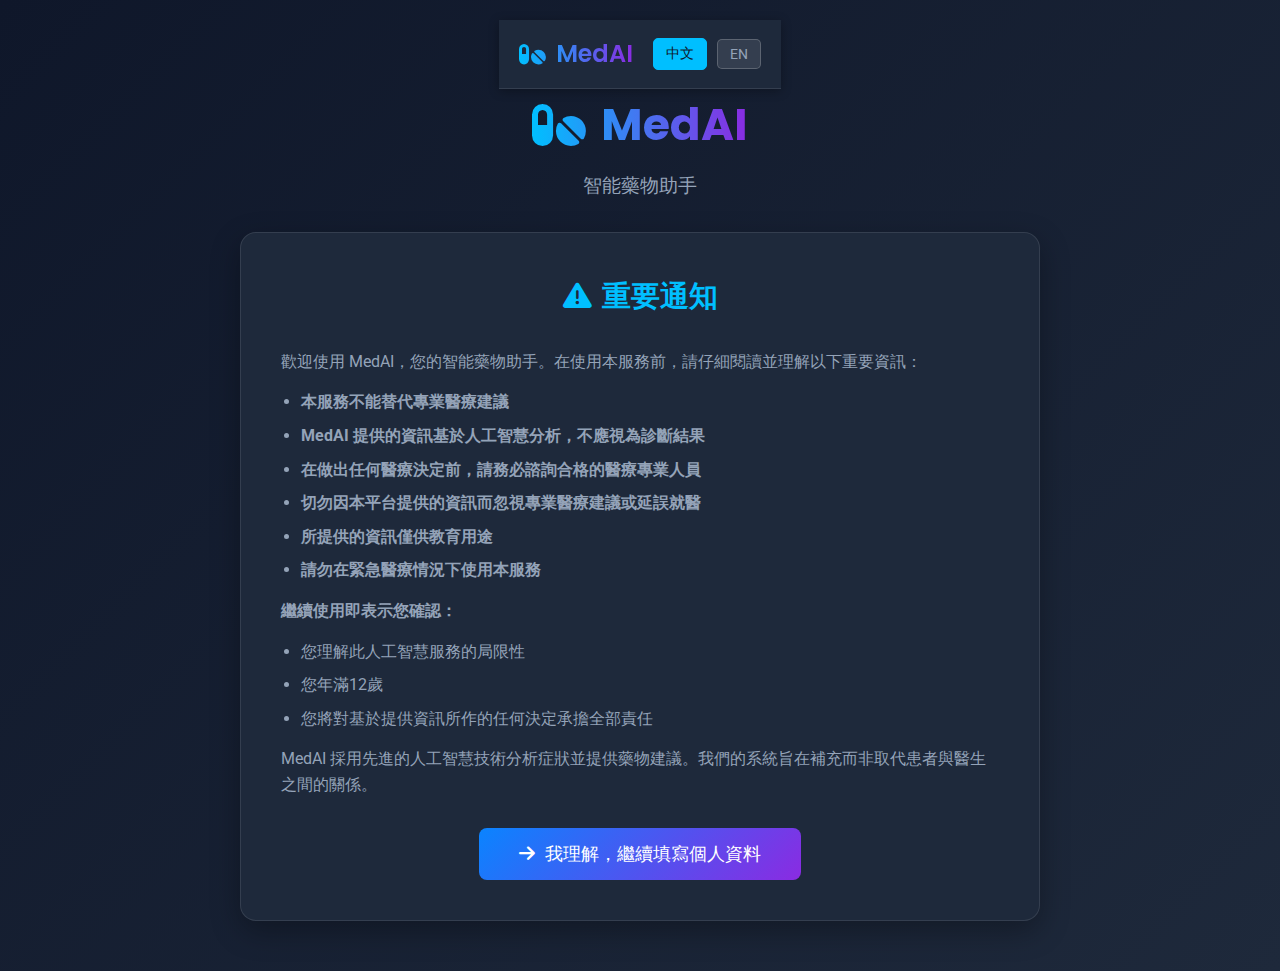
<file: index.htm>
<!DOCTYPE html>
<html lang="zh-Hant">
<head>
    <meta charset="UTF-8">
    <meta name="viewport" content="width=device-width, initial-scale=1.0">
    <title>MedAI - 智能藥物助手</title>
    <link rel="stylesheet" href="https://cdnjs.cloudflare.com/ajax/libs/font-awesome/6.4.0/css/all.min.css">
    <link href="https://fonts.googleapis.com/css2?family=Roboto:wght@300;400;500;700&family=Poppins:wght@500;600;700&display=swap" rel="stylesheet">
    <link rel="stylesheet" href="project.css">
</head>
<body>
    <div class="page-container">
        <div class="tech-grid"></div>
        <nav class="navbar">
            <div class="container navbar-content">
                <a href="#" class="brand">
                    <i class="fas fa-pills"></i> MedAI
                </a>
                <div class="language-switcher">
                    <button class="lang-btn active" data-lang="zh">中文</button>
                    <button class="lang-btn" data-lang="en">EN</button>
                </div>
            </div>
        </nav>
        
        <div class="page-logo">
            <h1><i class="fas fa-pills"></i> MedAI</h1>
            <p>智能藥物助手</p>
        </div>
        
        <div class="card">
            <h2><i class="fas fa-exclamation-triangle"></i> 重要通知</h2> 
            <div class="card-content">
                <p>歡迎使用 MedAI，您的智能藥物助手。在使用本服務前，請仔細閱讀並理解以下重要資訊：</p>
                
                <ul>
                    <li><strong>本服務不能替代專業醫療建議</strong></li>
                    <li>MedAI 提供的資訊基於人工智慧分析，不應視為診斷結果</li>
                    <li>在做出任何醫療決定前，請務必諮詢合格的醫療專業人員</li>
                    <li>切勿因本平台提供的資訊而忽視專業醫療建議或延誤就醫</li>
                    <li>所提供的資訊僅供教育用途</li>
                    <li>請勿在緊急醫療情況下使用本服務</li>
                </ul>
                
                <p><strong>繼續使用即表示您確認：</strong></p>
                <ul>
                    <li>您理解此人工智慧服務的局限性</li>
                    <li>您年滿12歲</li>
                    <li>您將對基於提供資訊所作的任何決定承擔全部責任</li>
                </ul>
                
                <p>MedAI 採用先進的人工智慧技術分析症狀並提供藥物建議。我們的系統旨在補充而非取代患者與醫生之間的關係。</p>
            </div>
            
            <button class="btn" id="nextBtn">
                <i class="fas fa-arrow-right"></i> 我理解，繼續填寫個人資料
            </button>
        </div>
    </div>

    <script src="welcome.js"></script>
</body>
</html>
</file>
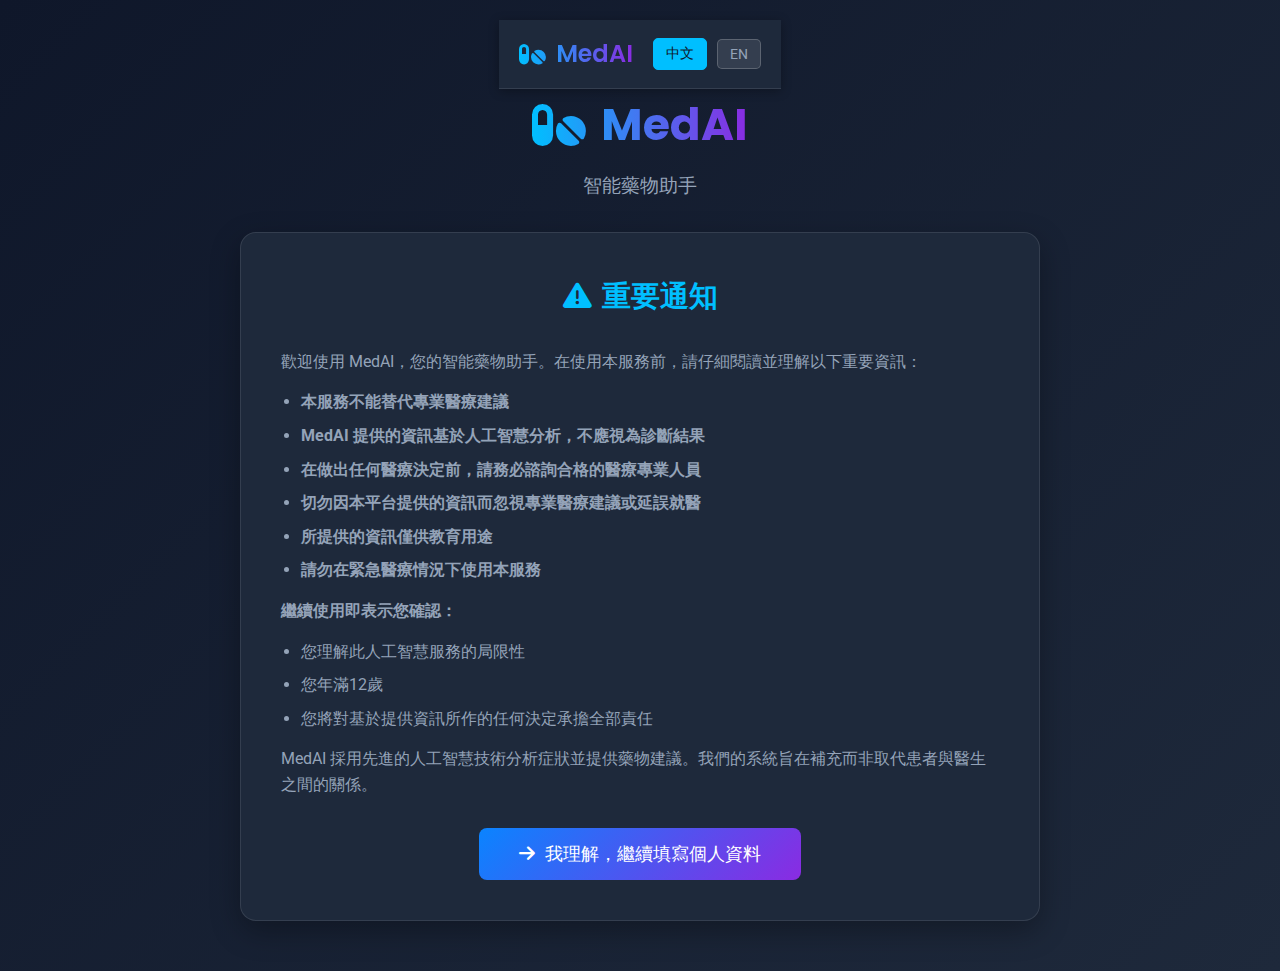
<file: index.html>
<!DOCTYPE html>
<html lang="zh-Hant">
<head>
    <meta charset="UTF-8">
    <meta name="viewport" content="width=device-width, initial-scale=1.0">
    <title>MedAI - 智能藥物助手</title>
    <link rel="stylesheet" href="https://cdnjs.cloudflare.com/ajax/libs/font-awesome/6.4.0/css/all.min.css">
    <link href="https://fonts.googleapis.com/css2?family=Roboto:wght@300;400;500;700&family=Poppins:wght@500;600;700&display=swap" rel="stylesheet">
    <link rel="stylesheet" href="project.css">
</head>
<body>
    <div class="page-container">
        <div class="tech-grid"></div>
        <nav class="navbar">
            <div class="container navbar-content">
                <a href="#" class="brand">
                    <i class="fas fa-pills"></i> MedAI
                </a>
                <div class="language-switcher">
                    <button class="lang-btn active" data-lang="zh">中文</button>
                    <button class="lang-btn" data-lang="en">EN</button>
                </div>
            </div>
        </nav>
        
        <div class="page-logo">
            <h1><i class="fas fa-pills"></i> MedAI</h1>
            <p>智能藥物助手</p>
        </div>
        
        <div class="card">
            <h2><i class="fas fa-exclamation-triangle"></i> 重要通知</h2> 
            <div class="card-content">
                <p>歡迎使用 MedAI，您的智能藥物助手。在使用本服務前，請仔細閱讀並理解以下重要資訊：</p>
                
                <ul>
                    <li><strong>本服務不能替代專業醫療建議</strong></li>
                    <li>MedAI 提供的資訊基於人工智慧分析，不應視為診斷結果</li>
                    <li>在做出任何醫療決定前，請務必諮詢合格的醫療專業人員</li>
                    <li>切勿因本平台提供的資訊而忽視專業醫療建議或延誤就醫</li>
                    <li>所提供的資訊僅供教育用途</li>
                    <li>請勿在緊急醫療情況下使用本服務</li>
                </ul>
                
                <p><strong>繼續使用即表示您確認：</strong></p>
                <ul>
                    <li>您理解此人工智慧服務的局限性</li>
                    <li>您年滿12歲</li>
                    <li>您將對基於提供資訊所作的任何決定承擔全部責任</li>
                </ul>
                
                <p>MedAI 採用先進的人工智慧技術分析症狀並提供藥物建議。我們的系統旨在補充而非取代患者與醫生之間的關係。</p>
            </div>
            
            <button class="btn" id="nextBtn">
                <i class="fas fa-arrow-right"></i> 我理解，繼續填寫個人資料
            </button>
        </div>
    </div>

    <script src="welcome.js"></script>
</body>
</html>
</file>
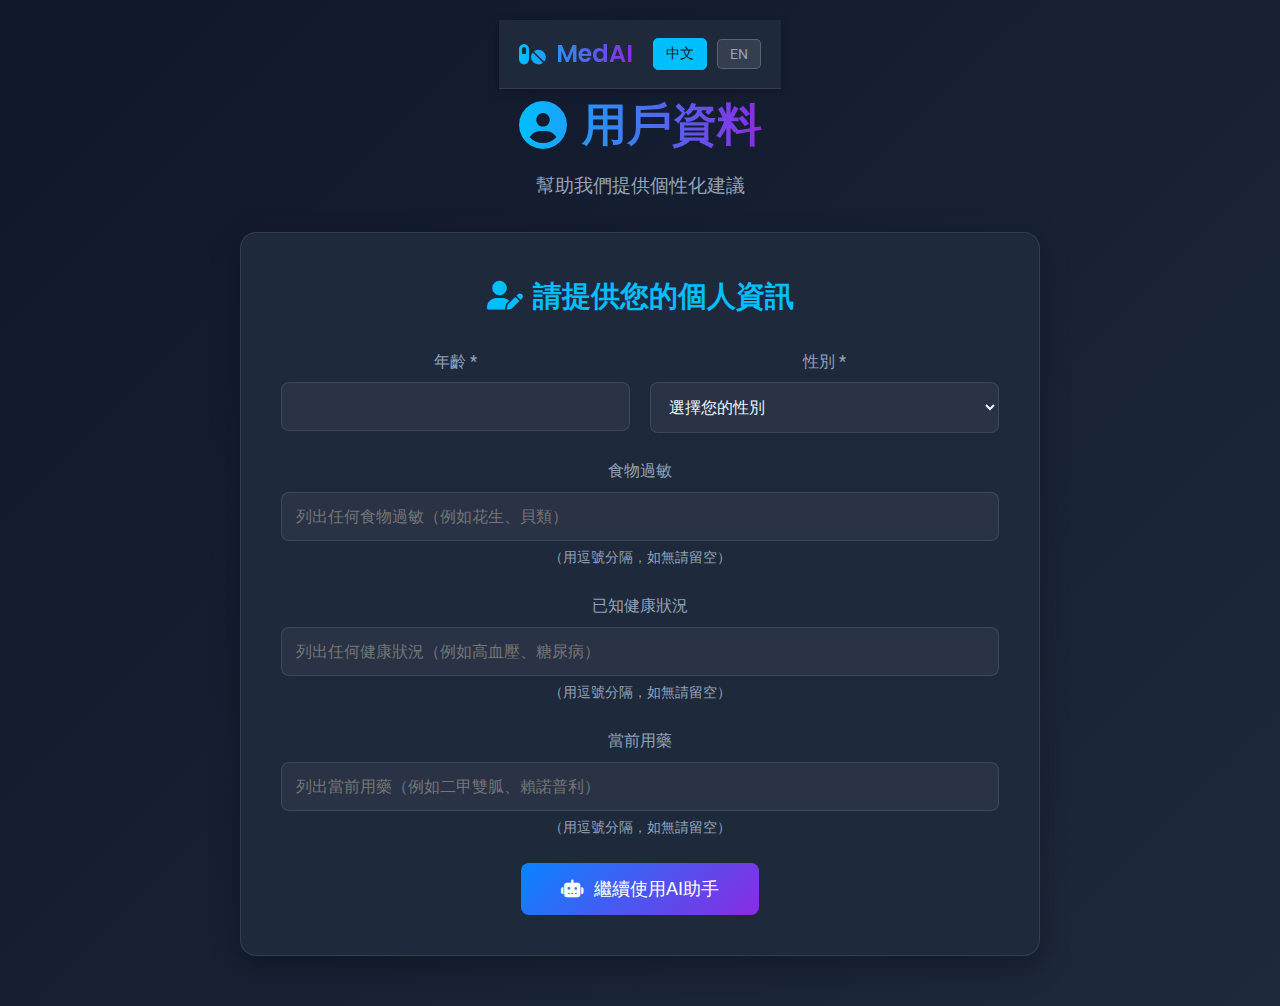
<file: user-info.htm>
<!DOCTYPE html>
<html lang="zh-Hant">
<head>
    <meta charset="UTF-8">
    <meta name="viewport" content="width=device-width, initial-scale=1.0">
    <title>MedAI - 用戶資料</title>
    <link rel="stylesheet" href="https://cdnjs.cloudflare.com/ajax/libs/font-awesome/6.4.0/css/all.min.css">
    <link href="https://fonts.googleapis.com/css2?family=Roboto:wght@300;400;500;700&family=Poppins:wght@500;600;700&display=swap" rel="stylesheet">
    <link rel="stylesheet" href="project.css">
</head>
<body>
    <div class="page-container">
        <div class="tech-grid"></div>
        <nav class="navbar">
            <div class="container navbar-content">
                <a href="#" class="brand">
                    <i class="fas fa-pills"></i> MedAI
                </a>
                <div class="language-switcher">
                    <button class="lang-btn active" data-lang="zh">中文</button>
                    <button class="lang-btn" data-lang="en">EN</button>
                </div>
            </div>
        </nav>
        
        <div class="page-logo">
            <h1><i class="fas fa-user-circle"></i> 用戶資料</h1>
            <p>幫助我們提供個性化建議</p>
        </div>
        
        <div class="card">
            <h2><i class="fas fa-user-edit"></i> 請提供您的個人資訊</h2>
            
            <form id="userInfoForm">
                <div class="form-row">
                    <div class="form-group">
                        <label for="age">年齡 <span class="required">*</span></label>
                        <input type="number" id="age" name="age" min="12" max="120" required>
                    </div>
                    
                    <div class="form-group">
                        <label for="gender">性別 <span class="required">*</span></label>
                        <select id="gender" name="gender" required>
                            <option value="">選擇您的性別</option>
                            <option value="male">男性</option>
                            <option value="female">女性</option>
                            <option value="non-binary">其他</option>
                            <option value="prefer-not-to-say">不願透露</option>
                        </select>
                    </div>
                </div>
                
                <div class="form-group">
                    <label for="allergies">食物過敏</label>
                    <input type="text" id="allergies" name="allergies" placeholder="列出任何食物過敏（例如花生、貝類）">
                    <p class="optional">（用逗號分隔，如無請留空）</p>
                </div>
                
                <div class="form-group">
                    <label for="conditions">已知健康狀況</label>
                    <input type="text" id="conditions" name="conditions" placeholder="列出任何健康狀況（例如高血壓、糖尿病）">
                    <p class="optional">（用逗號分隔，如無請留空）</p>
                </div>
                
                <div class="form-group">
                    <label for="medications">當前用藥</label>
                    <input type="text" id="medications" name="medications" placeholder="列出當前用藥（例如二甲雙胍、賴諾普利）">
                    <p class="optional">（用逗號分隔，如無請留空）</p>
                </div>
                
                <button type="submit" class="btn">
                    <i class="fas fa-robot"></i> 繼續使用AI助手
                </button>
            </form>
        </div>
    </div>

    <script src="user-info.js"></script>
</body>
</html>
</file>
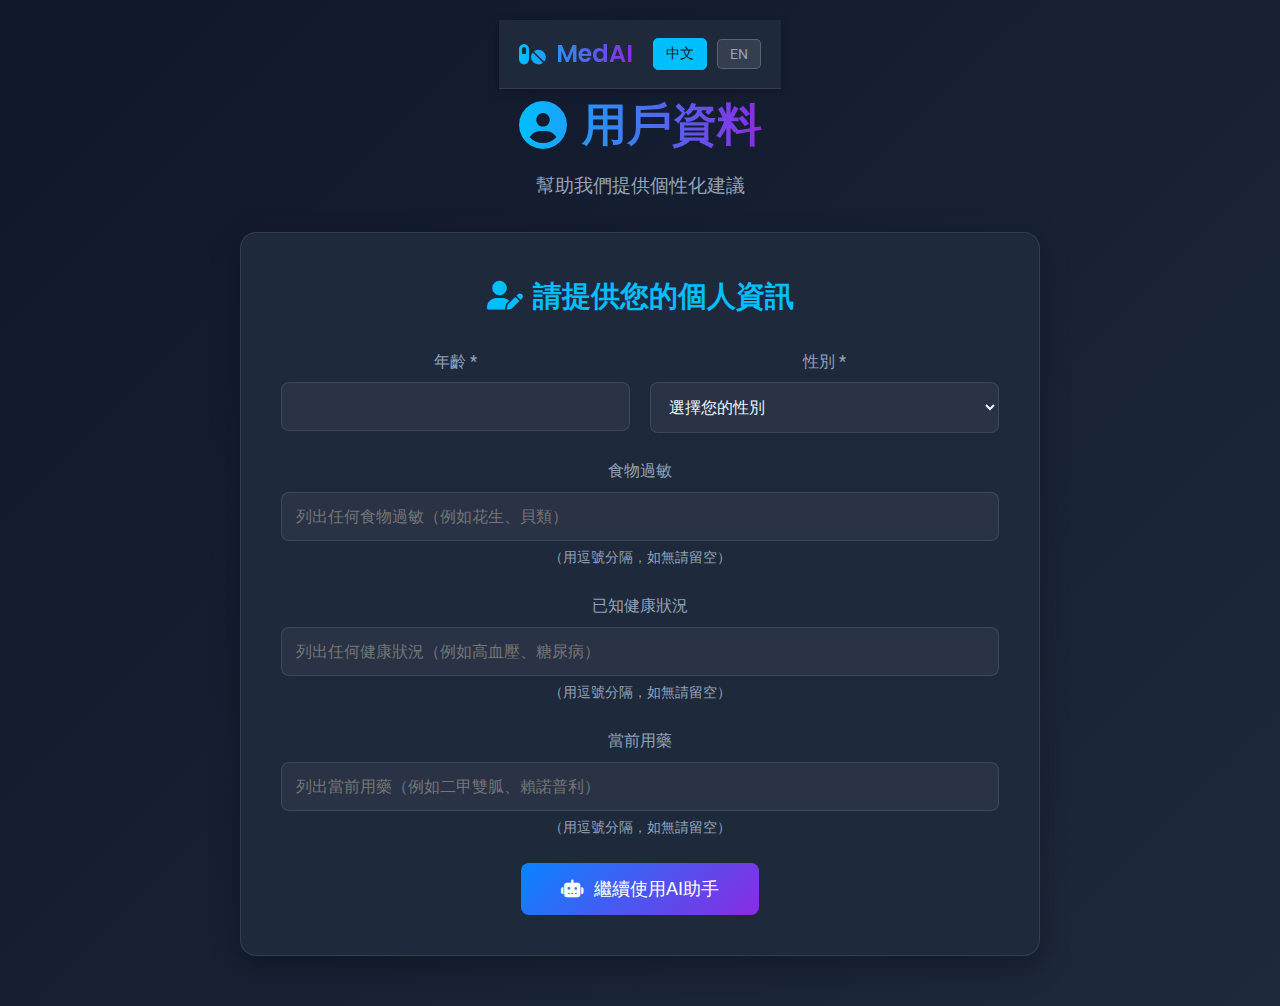
<file: user-info.html>
<!DOCTYPE html>
<html lang="zh-Hant">
<head>
    <meta charset="UTF-8">
    <meta name="viewport" content="width=device-width, initial-scale=1.0">
    <title>MedAI - 用戶資料</title>
    <link rel="stylesheet" href="https://cdnjs.cloudflare.com/ajax/libs/font-awesome/6.4.0/css/all.min.css">
    <link href="https://fonts.googleapis.com/css2?family=Roboto:wght@300;400;500;700&family=Poppins:wght@500;600;700&display=swap" rel="stylesheet">
    <link rel="stylesheet" href="project.css">
</head>
<body>
    <div class="page-container">
        <div class="tech-grid"></div>
        <nav class="navbar">
            <div class="container navbar-content">
                <a href="#" class="brand">
                    <i class="fas fa-pills"></i> MedAI
                </a>
                <div class="language-switcher">
                    <button class="lang-btn active" data-lang="zh">中文</button>
                    <button class="lang-btn" data-lang="en">EN</button>
                </div>
            </div>
        </nav>
        
        <div class="page-logo">
            <h1><i class="fas fa-user-circle"></i> 用戶資料</h1>
            <p>幫助我們提供個性化建議</p>
        </div>
        
        <div class="card">
            <h2><i class="fas fa-user-edit"></i> 請提供您的個人資訊</h2>
            
            <form id="userInfoForm">
                <div class="form-row">
                    <div class="form-group">
                        <label for="age">年齡 <span class="required">*</span></label>
                        <input type="number" id="age" name="age" min="12" max="120" required>
                    </div>
                    
                    <div class="form-group">
                        <label for="gender">性別 <span class="required">*</span></label>
                        <select id="gender" name="gender" required>
                            <option value="">選擇您的性別</option>
                            <option value="male">男性</option>
                            <option value="female">女性</option>
                            <option value="non-binary">其他</option>
                            <option value="prefer-not-to-say">不願透露</option>
                        </select>
                    </div>
                </div>
                
                <div class="form-group">
                    <label for="allergies">食物過敏</label>
                    <input type="text" id="allergies" name="allergies" placeholder="列出任何食物過敏（例如花生、貝類）">
                    <p class="optional">（用逗號分隔，如無請留空）</p>
                </div>
                
                <div class="form-group">
                    <label for="conditions">已知健康狀況</label>
                    <input type="text" id="conditions" name="conditions" placeholder="列出任何健康狀況（例如高血壓、糖尿病）">
                    <p class="optional">（用逗號分隔，如無請留空）</p>
                </div>
                
                <div class="form-group">
                    <label for="medications">當前用藥</label>
                    <input type="text" id="medications" name="medications" placeholder="列出當前用藥（例如二甲雙胍、賴諾普利）">
                    <p class="optional">（用逗號分隔，如無請留空）</p>
                </div>
                
                <button type="submit" class="btn">
                    <i class="fas fa-robot"></i> 繼續使用AI助手
                </button>
            </form>
        </div>
    </div>

    <script src="user-info.js"></script>
</body>
</html>
</file>
<file: project.css>
:root {
    --primary-blue: #0a84ff;
    --dark-blue: #0057b8;
    --light-blue: #e3f2fd;
    --accent-blue: #4285f4;
    --neon-blue: #00bfff;
    --tech-purple: #8a2be2;
    --white: #ffffff;
    --light-gray: #f5f7fa;
    --dark-bg: #0f172a;
    --card-bg: #1e293b;
    --text-dark: #202124;
    --text-medium: #5f6368;
    --text-light: #94a3b8;
    --text-white: #f1f5f9;
    --success: #34a853;
    --warning: #fbbc05;
    --error: #ea4335;
    --gradient-tech: linear-gradient(135deg, #0a84ff 0%, #8a2be2 100%);
    --gradient-dark: linear-gradient(135deg, #0f172a 0%, #1e293b 100%);
    --gradient-ai: linear-gradient(135deg, #00bfff 0%, #8a2be2 100%);
}

* {
    margin: 0;
    padding: 0;
    box-sizing: border-box;
}

body {
    font-family: 'Roboto', 'Microsoft JhengHei', sans-serif;
    background-color: var(--dark-bg);
    color: var(--text-white);
    line-height: 1.6;
    background-image: 
        radial-gradient(circle at 10% 20%, rgba(10, 132, 255, 0.1) 0%, transparent 20%),
        radial-gradient(circle at 90% 80%, rgba(138, 43, 226, 0.1) 0%, transparent 20%);
    min-height: 100vh;
    overflow-x: hidden;
}

.container {
    width: 100%;
    max-width: 1200px;
    margin: 0 auto;
    padding: 0 20px;
}

/* 通用頁面樣式 */
.page-container {
    display: flex;
    flex-direction: column;
    min-height: 100vh;
    background: var(--gradient-dark);
    align-items: center;
    justify-content: center;
    padding: 20px;
    text-align: center;
}

.page-logo {
    margin-bottom: 30px;
    text-align: center;
}

.page-logo h1 {
    font-family: 'Poppins', 'Microsoft JhengHei', sans-serif;
    font-size: 2.8rem;
    display: flex;
    align-items: center;
    justify-content: center;
    gap: 15px;
    background: linear-gradient(90deg, var(--neon-blue), var(--tech-purple));
    -webkit-background-clip: text;
    -webkit-text-fill-color: transparent;
    margin-bottom: 10px;
}

.page-logo i {
    font-size: 3rem;
    color: var(--neon-blue);
}

.page-logo p {
    color: var(--text-light);
    font-size: 1.2rem;
}

.card {
    background-color: var(--card-bg);
    border-radius: 16px;
    padding: 40px;
    max-width: 800px;
    width: 100%;
    box-shadow: 0 10px 30px rgba(0, 0, 0, 0.3);
    border: 1px solid rgba(255, 255, 255, 0.1);
    margin-bottom: 30px;
}

.card h2 {
    color: var(--neon-blue);
    margin-bottom: 30px;
    font-size: 1.8rem;
    text-align: center;
    display: flex;
    align-items: center;
    justify-content: center;
    gap: 10px;
}

.card-content {
    text-align: left;
    margin-bottom: 30px;
    color: var(--text-light);
}

.card-content p {
    margin-bottom: 15px;
}

.card-content ul {
    padding-left: 20px;
    margin: 15px 0;
}

.card-content li {
    margin-bottom: 8px;
}

.btn {
    background: var(--gradient-tech);
    color: white;
    border: none;
    padding: 14px 40px;
    border-radius: 8px;
    font-size: 18px;
    font-weight: 500;
    cursor: pointer;
    transition: all 0.3s;
    display: inline-flex;
    align-items: center;
    justify-content: center;
    gap: 10px;
}

.btn:hover {
    transform: translateY(-3px);
    box-shadow: 0 5px 15px rgba(10, 132, 255, 0.4);
}

/* 表單樣式 */
.form-group {
    margin-bottom: 25px;
}

.form-group label {
    display: block;
    margin-bottom: 8px;
    color: var(--text-light);
    font-weight: 500;
}

.form-group input, 
.form-group select, 
.form-group textarea {
    width: 100%;
    padding: 14px;
    border: 1px solid rgba(255, 255, 255, 0.1);
    border-radius: 8px;
    font-size: 16px;
    background-color: rgba(255, 255, 255, 0.05);
    color: var(--text-white);
    font-family: 'Roboto', 'Microsoft JhengHei', sans-serif;
}

.form-group input:focus, 
.form-group select:focus, 
.form-group textarea:focus {
    outline: none;
    border-color: var(--neon-blue);
    box-shadow: 0 0 0 2px rgba(0, 191, 255, 0.2);
}

.form-group .optional {
    color: var(--text-light);
    font-size: 14px;
    margin-top: 5px;
}

.form-row {
    display: flex;
    gap: 20px;
    margin-bottom: 25px;
}

.form-row .form-group {
    flex: 1;
    margin-bottom: 0;
}

/* 主應用程式 */
.app-container {
    min-height: 100vh;
    background-color: var(--dark-bg);
}

.navbar {
    background-color: var(--card-bg);
    box-shadow: 0 2px 10px rgba(0, 0, 0, 0.3);
    padding: 15px 0;
    border-bottom: 1px solid rgba(255, 255, 255, 0.1);
    display: flex;
    justify-content: space-between;
    align-items: center;
}

.navbar-content {
    display: flex;
    justify-content: space-between;
    align-items: center;
    width: 100%;
}

.brand {
    display: flex;
    align-items: center;
    gap: 10px;
    font-family: 'Poppins', 'Microsoft JhengHei', sans-serif;
    font-weight: 600;
    font-size: 1.5rem;
    background: linear-gradient(90deg, var(--neon-blue), var(--tech-purple));
    -webkit-background-clip: text;
    -webkit-text-fill-color: transparent;
    text-decoration: none;
}

.back-btn {
    background: none;
    border: none;
    color: var(--text-light);
    cursor: pointer;
    font-size: 14px;
    display: flex;
    align-items: center;
    gap: 5px;
    transition: color 0.3s;
}

.back-btn:hover {
    color: var(--neon-blue);
}

.language-switcher {
    display: flex;
    align-items: center;
    gap: 10px;
    margin-left: 20px;
}

.lang-btn {
    background: rgba(255, 255, 255, 0.1);
    border: 1px solid rgba(255, 255, 255, 0.2);
    color: var(--text-light);
    border-radius: 5px;
    padding: 6px 12px;
    cursor: pointer;
    transition: all 0.3s;
    font-size: 14px;
    font-family: 'Roboto', 'Microsoft JhengHei', sans-serif;
}

.lang-btn.active {
    background: var(--neon-blue);
    color: var(--dark-bg);
    border-color: var(--neon-blue);
}

.main-content {
    padding: 40px 0;
}

.app-title {
    text-align: center;
    margin-bottom: 40px;
}

.app-title h1 {
    font-family: 'Poppins', 'Microsoft JhengHei', sans-serif;
    font-size: 2.5rem;
    background: linear-gradient(90deg, var(--neon-blue), var(--tech-purple));
    -webkit-background-clip: text;
    -webkit-text-fill-color: transparent;
    margin-bottom: 10px;
}

.app-title p {
    color: var(--text-light);
    max-width: 600px;
    margin: 0 auto;
}

.user-profile {
    background-color: var(--card-bg);
    border-radius: 16px;
    padding: 20px;
    margin-bottom: 30px;
    max-width: 800px;
    margin: 0 auto 30px;
    display: flex;
    flex-wrap: wrap;
    gap: 20px;
    justify-content: center;
}

.profile-item {
    background: rgba(0, 191, 255, 0.1);
    border-radius: 10px;
    padding: 12px 20px;
    display: flex;
    align-items: center;
    gap: 10px;
}

.profile-item i {
    color: var(--neon-blue);
}

.ai-container {
    background-color: var(--card-bg);
    border-radius: 16px;
    box-shadow: 0 10px 30px rgba(0, 0, 0, 0.3);
    overflow: hidden;
    max-width: 800px;
    margin: 0 auto;
    border: 1px solid rgba(255, 255, 255, 0.1);
}

.ai-header {
    background: var(--gradient-ai);
    padding: 25px 30px;
    color: var(--white);
}

.ai-header h2 {
    display: flex;
    align-items: center;
    gap: 12px;
    font-weight: 500;
    font-size: 1.4rem;
}

.ai-body {
    padding: 30px;
}

.input-group {
    display: flex;
    gap: 15px;
    margin-bottom: 25px;
}

.input-group input {
    flex: 1;
    padding: 15px;
    border: 1px solid rgba(255, 255, 255, 0.1);
    border-radius: 8px;
    font-size: 16px;
    background-color: rgba(255, 255, 255, 0.05);
    color: var(--text-white);
    font-family: 'Roboto', 'Microsoft JhengHei', sans-serif;
}

.input-group input:focus {
    outline: none;
    border-color: var(--neon-blue);
    box-shadow: 0 0 0 2px rgba(0, 191, 255, 0.2);
}

.btn-primary {
    background: var(--gradient-tech);
    color: white;
    border: none;
    padding: 15px 30px;
    border-radius: 8px;
    font-size: 16px;
    font-weight: 500;
    cursor: pointer;
    transition: all 0.3s;
    font-family: 'Roboto', 'Microsoft JhengHei', sans-serif;
}

.btn-primary:hover {
    transform: translateY(-3px);
    box-shadow: 0 5px 15px rgba(10, 132, 255, 0.4);
}

.btn-primary:disabled {
    opacity: 0.6;
    cursor: not-allowed;
    transform: none;
    box-shadow: none;
}

.chat-container {
    display: flex;
    flex-direction: column;
    padding: 10px;
    max-height: 500px;
    overflow-y: auto;
    margin-top: 20px;
}

.user-message {
    align-self: flex-end;
    background: var(--gradient-tech);
    color: white;
    border-radius: 18px;
    padding: 15px 20px;
    margin: 10px 0;
    max-width: 90%;
}

.ai-message {
    align-self: flex-start;
    background: rgba(255, 255, 255, 0.05);
    color: white;
    border-radius: 18px;
    padding: 15px 20px;
    margin: 10px 0;
    max-width: 90%;
    border: 1px solid rgba(255, 255, 255, 0.1);
}

.action-bar {
    display: flex;
    justify-content: flex-end;
    margin-top: 15px;
    gap: 15px;
}

/* Loading Animation */
.loader {
    display: none;
    text-align: center;
    margin: 20px 0;
}

.loader-dots {
    display: inline-flex;
    gap: 6px;
}

.loader-dot {
    width: 10px;
    height: 10px;
    border-radius: 50%;
    background-color: var(--neon-blue);
    animation: pulse 1.5s infinite ease-in-out;
}

.loader-dot:nth-child(2) {
    animation-delay: 0.2s;
}

.loader-dot:nth-child(3) {
    animation-delay: 0.4s;
}

@keyframes pulse {
    0%, 100% { transform: scale(0.8); opacity: 0.5; }
    50% { transform: scale(1.2); opacity: 1; }
}

/* Tech elements */
.tech-grid {
    position: absolute;
    top: 0;
    left: 0;
    width: 100%;
    height: 100%;
    z-index: -1;
    opacity: 0.05;
    background-image: 
        linear-gradient(rgba(0, 191, 255, 0.3) 1px, transparent 1px),
        linear-gradient(90deg, rgba(0, 191, 255, 0.3) 1px, transparent 1px);
    background-size: 30px 30px;
}

/* Typing bubble */
.typing-indicator {
    background: rgba(255, 255, 255, 0.05);
    border-radius: 18px;
    padding: 15px 20px;
    margin: 10px 0;
    max-width: 90%;
    align-self: flex-start;
    position: relative;
    border: 1px solid rgba(255, 255, 255, 0.1);
}

.typing-indicator::before {
    content: '';
    position: absolute;
    left: -10px;
    top: 15px;
    width: 0;
    height: 0;
    border-top: 10px solid transparent;
    border-bottom: 10px solid transparent;
    border-right: 10px solid rgba(255, 255, 255, 0.05);
}

/* Responsive Design */
@media (max-width: 767px) {
    .card {
        padding: 20px;
    }
    
    .input-group {
        flex-direction: column;
    }
    
    .ai-container {
        margin: 0 15px;
    }
    
    .app-title h1 {
        font-size: 2rem;
    }
    
    .page-logo h1 {
        font-size: 2.2rem;
    }
    
    .form-row {
        flex-direction: column;
        gap: 15px;
    }
    
    .profile-item {
        width: 100%;
    }
}
</file>
